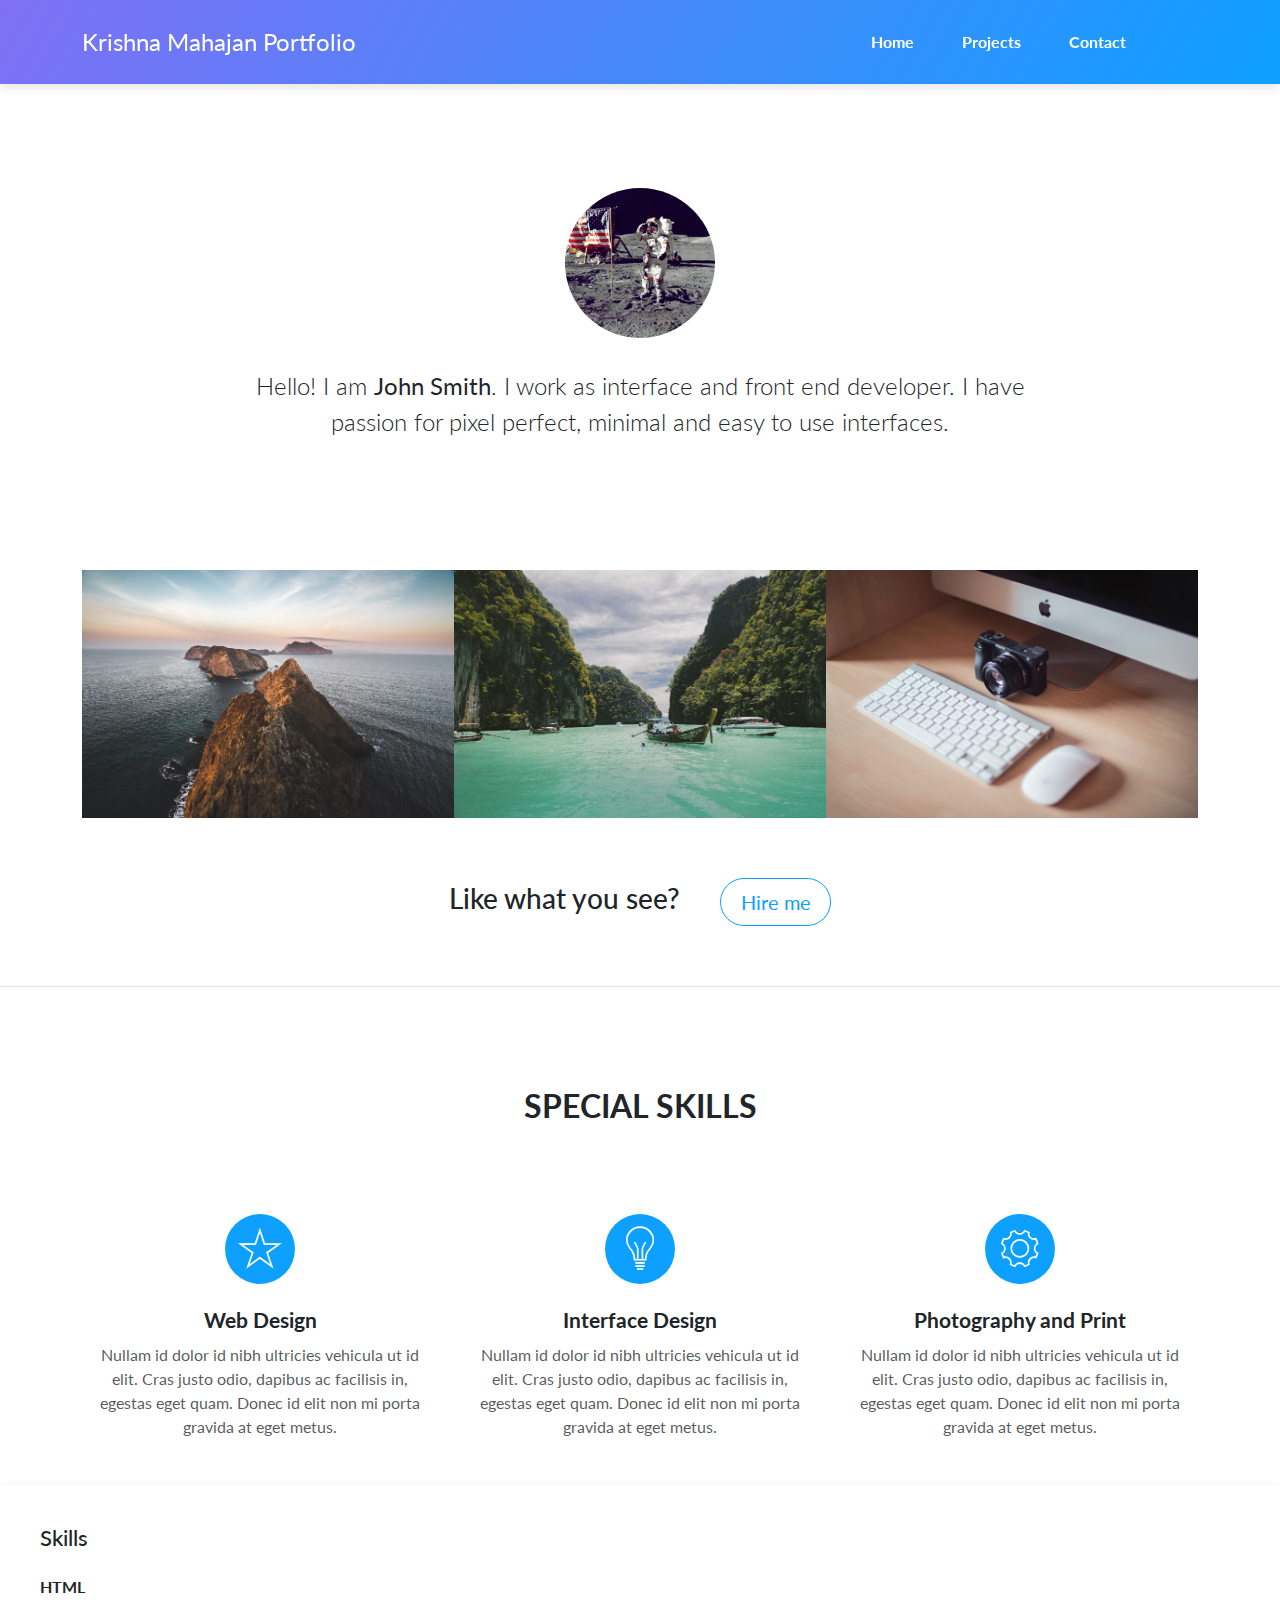
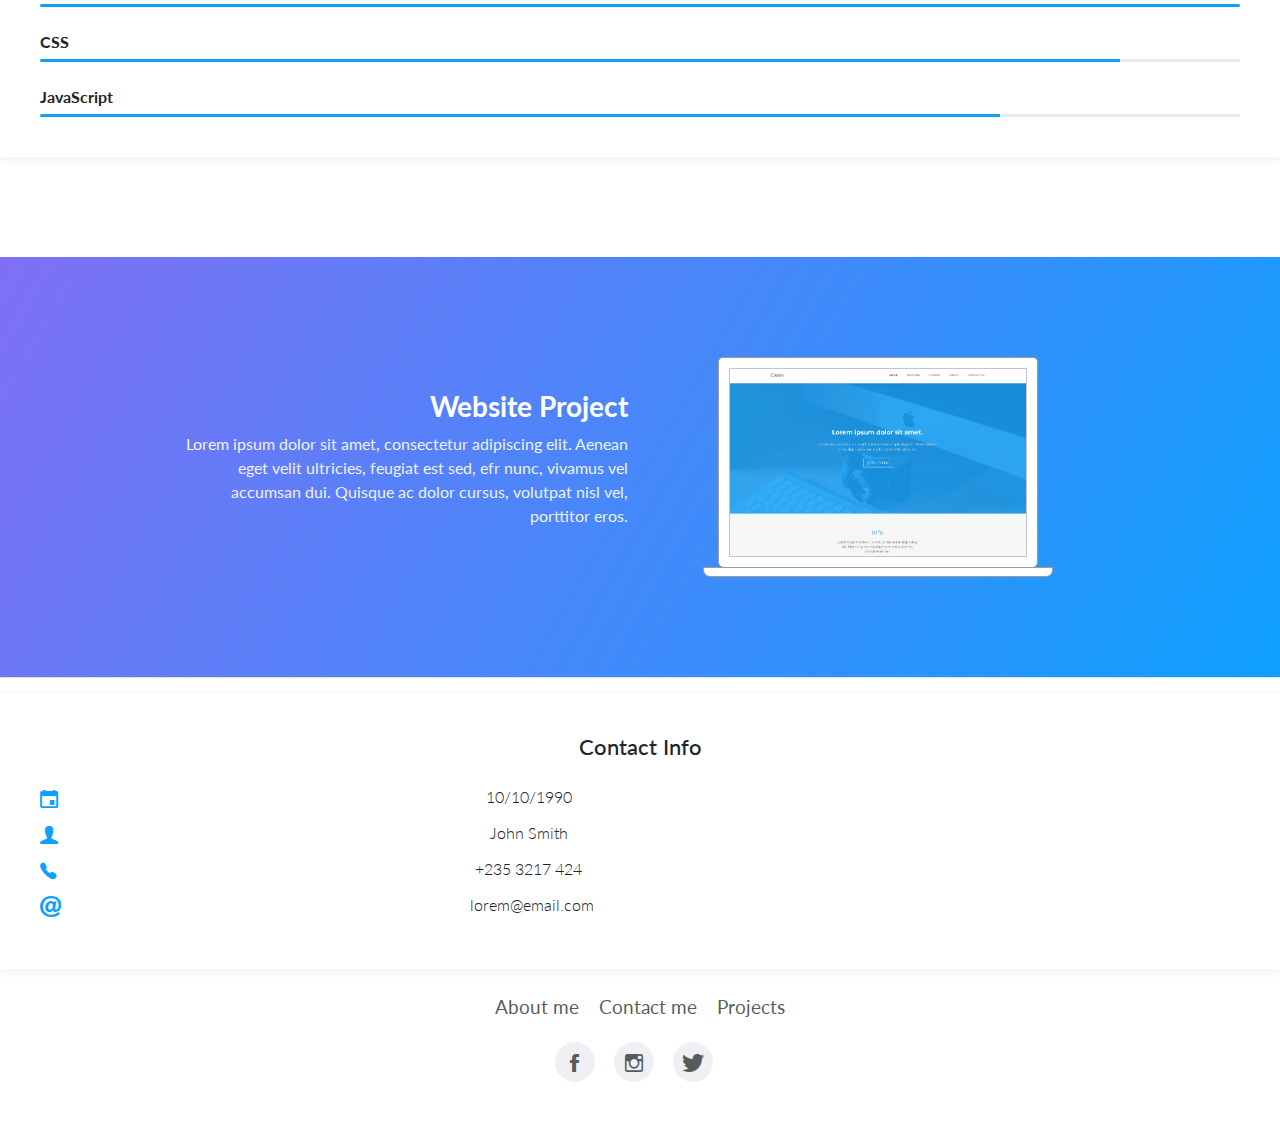
<file: index.html>
<!DOCTYPE html>
<html data-bs-theme="light">

<head>
    <meta charset="utf-8">
    <meta name="viewport" content="width=device-width, initial-scale=1.0, shrink-to-fit=no">
    <title>Home - Krishna Mahajan Portfolio</title>
    <meta name="description" content="I am a passionate frontend web developer with expertise in HTML, CSS, JavaScript, and React. I leverage tools like Bootstrap Studio to create responsive and visually appealing web applications. Additionally, I specialize in utilizing AI and prompt engineering to enhance coding efficiency and overall productivity. My approach combines technical skills with innovative solutions, ensuring the delivery of high-quality, user-centric web experiences.">
    <link rel="stylesheet" href="assets/bootstrap/css/bootstrap.min.css">
    <link rel="stylesheet" href="https://fonts.googleapis.com/css?family=Lato:300,400,700&amp;display=swap">
    <link rel="stylesheet" href="assets/fonts/ionicons.min.css">
    <link rel="stylesheet" href="assets/css/bs-theme-overrides.css">
    <link rel="stylesheet" href="assets/css/pikaday.min.css">
</head>

<body>
    <nav class="navbar navbar-expand-lg fixed-top portfolio-navbar gradient navbar-dark">
        <div class="container"><a class="navbar-brand logo" href="#">Krishna Mahajan Portfolio</a><button data-bs-toggle="collapse" class="navbar-toggler" data-bs-target="#navbarNav"><span class="visually-hidden">Toggle navigation</span><span class="navbar-toggler-icon"></span></button>
            <div class="collapse navbar-collapse" id="navbarNav">
                <ul class="navbar-nav ms-auto">
                    <li class="nav-item"><a class="nav-link active" href="index.html">Home</a></li>
                    <li class="nav-item"><a class="nav-link" href="projects-grid-cards.html">Projects</a></li>
                    <li class="nav-item"><a class="nav-link" href="contact.html">Contact</a></li>
                    <li class="nav-item"></li>
                </ul>
            </div>
        </div>
    </nav>
    <main class="page">
        <section class="portfolio-block block-intro">
            <div class="container">
                <div class="avatar" style="background-image:url(&quot;assets/img/avatars/avatar.jpg&quot;);"></div>
                <div class="about-me">
                    <p>Hello! I am <strong>John Smith</strong>. I work as interface and front end developer. I have passion for pixel perfect, minimal and easy to use interfaces.</p>
                </div>
            </div>
        </section>
        <section class="portfolio-block photography">
            <div class="container">
                <div class="row g-0">
                    <div class="col-md-6 col-lg-4 item zoom-on-hover"><a href="#"><img class="img-fluid image" src="assets/img/nature/image5.jpg"></a></div>
                    <div class="col-md-6 col-lg-4 item zoom-on-hover"><a href="#"><img class="img-fluid image" src="assets/img/nature/image2.jpg"></a></div>
                    <div class="col-md-6 col-lg-4 item zoom-on-hover"><a href="#"><img class="img-fluid image" src="assets/img/tech/image4.jpg"></a></div>
                </div>
            </div>
        </section>
        <section class="portfolio-block call-to-action border-bottom">
            <div class="container">
                <div class="d-flex justify-content-center align-items-center content">
                    <h3>Like what you see?</h3><button class="btn btn-outline-primary btn-lg" type="button">Hire me</button>
                </div>
            </div>
        </section>
        <section class="portfolio-block skills">
            <div class="container">
                <div class="heading">
                    <h2>Special Skills</h2>
                </div>
                <div class="row">
                    <div class="col-md-4">
                        <div class="card special-skill-item border-0">
                            <div class="card-header bg-transparent border-0"><i class="icon ion-ios-star-outline"></i></div>
                            <div class="card-body">
                                <h3 class="card-title">Web Design</h3>
                                <p class="card-text">Nullam id dolor id nibh ultricies vehicula ut id elit. Cras justo odio, dapibus ac facilisis in, egestas eget quam. Donec id elit non mi porta gravida at eget metus.</p>
                            </div>
                        </div>
                    </div>
                    <div class="col-md-4">
                        <div class="card special-skill-item border-0">
                            <div class="card-header bg-transparent border-0"><i class="icon ion-ios-lightbulb-outline"></i></div>
                            <div class="card-body">
                                <h3 class="card-title">Interface Design</h3>
                                <p class="card-text">Nullam id dolor id nibh ultricies vehicula ut id elit. Cras justo odio, dapibus ac facilisis in, egestas eget quam. Donec id elit non mi porta gravida at eget metus.</p>
                            </div>
                        </div>
                    </div>
                    <div class="col-md-4">
                        <div class="card special-skill-item border-0">
                            <div class="card-header bg-transparent border-0"><i class="icon ion-ios-gear-outline"></i></div>
                            <div class="card-body">
                                <h3 class="card-title">Photography and Print</h3>
                                <p class="card-text">Nullam id dolor id nibh ultricies vehicula ut id elit. Cras justo odio, dapibus ac facilisis in, egestas eget quam. Donec id elit non mi porta gravida at eget metus.</p>
                            </div>
                        </div>
                    </div>
                </div>
            </div>
            <div class="skills portfolio-info-card">
                <h2>Skills</h2>
                <h3>HTML</h3>
                <div class="progress">
                    <div class="progress-bar" aria-valuenow="100" aria-valuemin="0" aria-valuemax="100" style="width: 100%;"><span class="visually-hidden">100%</span></div>
                </div>
                <h3>CSS</h3>
                <div class="progress">
                    <div class="progress-bar" aria-valuenow="90" aria-valuemin="0" aria-valuemax="100" style="width: 90%;"><span class="visually-hidden">90%</span></div>
                </div>
                <h3>JavaScript</h3>
                <div class="progress">
                    <div class="progress-bar" aria-valuenow="80" aria-valuemin="0" aria-valuemax="100" style="width: 80%;"><span class="visually-hidden">80%</span></div>
                </div>
            </div>
        </section>
    </main>
    <section class="portfolio-block website gradient">
        <div class="container">
            <div class="row align-items-center">
                <div class="col-md-12 col-lg-5 offset-lg-1 text">
                    <h3>Website Project</h3>
                    <p>Lorem ipsum dolor sit amet, consectetur adipiscing elit. Aenean eget velit ultricies, feugiat est sed, efr nunc, vivamus vel accumsan dui. Quisque ac dolor cursus, volutpat nisl vel, porttitor eros.</p>
                </div>
                <div class="col-md-12 col-lg-5">
                    <div class="portfolio-laptop-mockup">
                        <div class="screen">
                            <div class="screen-content" style="background-image:url(&quot;assets/img/tech/image6.png&quot;);"></div>
                        </div>
                        <div class="keyboard"></div>
                    </div>
                </div>
            </div>
        </div>
    </section>
    <footer class="page-footer py-3 border-top">
        <div class="contact-info portfolio-info-card">
            <h2>Contact Info</h2>
            <div class="row">
                <div class="col-auto"><i class="icon ion-android-calendar icon"></i></div>
                <div class="col-9"><span>10/10/1990</span></div>
            </div>
            <div class="row">
                <div class="col-auto"><i class="icon ion-person icon"></i></div>
                <div class="col-9"><span>John Smith</span></div>
            </div>
            <div class="row">
                <div class="col-auto"><i class="icon ion-ios-telephone icon"></i></div>
                <div class="col-9"><span>+235 3217 424</span></div>
            </div>
            <div class="row">
                <div class="col-auto"><i class="icon ion-at icon"></i></div>
                <div class="col-9"><span>lorem@email.com</span></div>
            </div>
        </div>
        <div class="container my-4">
            <div class="links"><a href="#">About me</a><a href="#">Contact me</a><a href="#">Projects</a></div>
            <div class="social-icons"><a class="me-3" href="#"><i class="icon ion-social-facebook"></i></a><a class="me-3" href="#"><i class="icon ion-social-instagram-outline"></i></a><a class="me-3" href="#"><i class="icon ion-social-twitter"></i></a></div>
        </div>
    </footer>
    <script src="assets/bootstrap/js/bootstrap.min.js"></script>
    <script src="assets/js/pikaday.min.js"></script>
    <script src="assets/js/theme.js"></script>
</body>

</html>
</file>
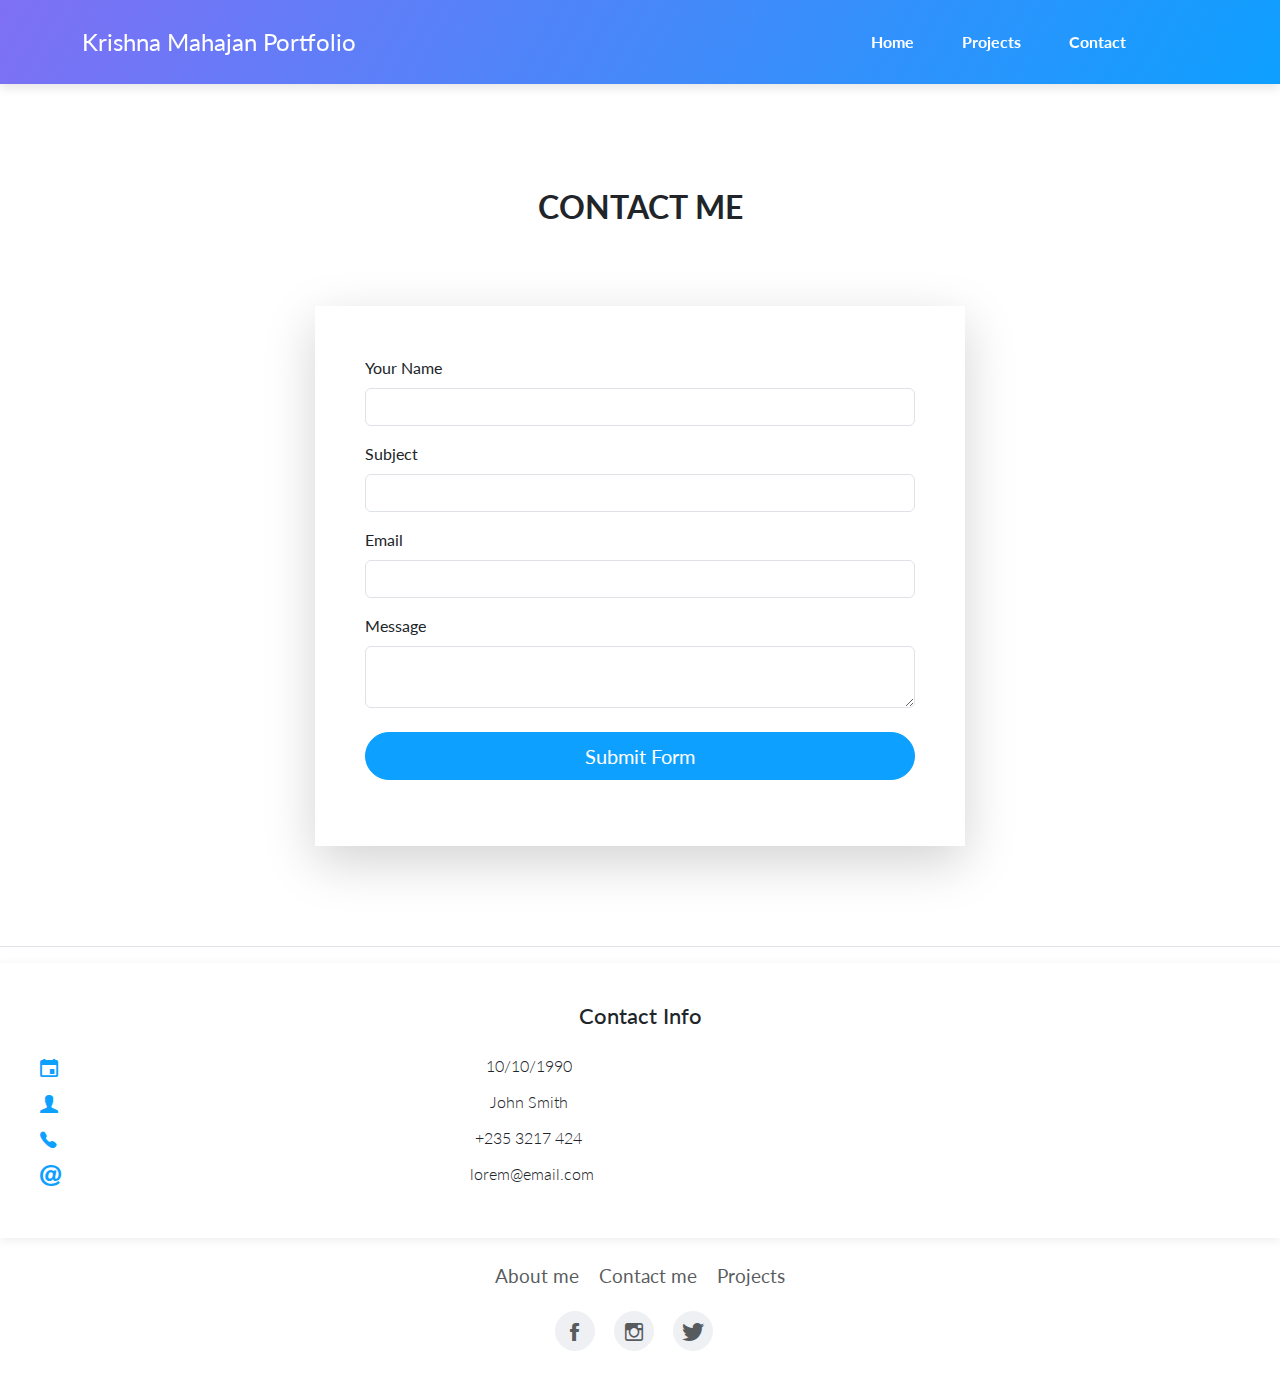
<file: contact.html>
<!DOCTYPE html>
<html data-bs-theme="light">
  <head>
    <meta charset="utf-8" />
    <meta
      name="viewport"
      content="width=device-width, initial-scale=1.0, shrink-to-fit=no"
    />
    <title>Contact - Krishna Mahajan Portfolio</title>
    <meta
      name="description"
      content="I am a passionate frontend web developer with expertise in HTML, CSS, JavaScript, and React. I leverage tools like Bootstrap Studio to create responsive and visually appealing web applications. Additionally, I specialize in utilizing AI and prompt engineering to enhance coding efficiency and overall productivity. My approach combines technical skills with innovative solutions, ensuring the delivery of high-quality, user-centric web experiences."
    />
    <link rel="stylesheet" href="assets/bootstrap/css/bootstrap.min.css" />
    <link
      rel="stylesheet"
      href="https://fonts.googleapis.com/css?family=Lato:300,400,700&amp;display=swap"
    />
    <link rel="stylesheet" href="assets/fonts/ionicons.min.css" />
    <link rel="stylesheet" href="assets/css/bs-theme-overrides.css" />
    <link rel="stylesheet" href="assets/css/pikaday.min.css" />
  </head>

  <body>
    <nav
      class="navbar navbar-expand-lg fixed-top portfolio-navbar gradient navbar-dark"
    >
      <div class="container">
        <a class="navbar-brand logo" href="#">Krishna Mahajan Portfolio</a
        ><button
          data-bs-toggle="collapse"
          class="navbar-toggler"
          data-bs-target="#navbarNav"
        >
          <span class="visually-hidden">Toggle navigation</span
          ><span class="navbar-toggler-icon"></span>
        </button>
        <div class="collapse navbar-collapse" id="navbarNav">
          <ul class="navbar-nav ms-auto">
            <li class="nav-item">
              <a class="nav-link" href="index.html">Home</a>
            </li>
            <li class="nav-item">
              <a class="nav-link" href="projects-grid-cards.html">Projects</a>
            </li>
            <li class="nav-item">
              <a class="nav-link active" href="contact.html">Contact</a>
            </li>
            <li class="nav-item"></li>
          </ul>
        </div>
      </div>
    </nav>
    <main class="page">
      <section class="portfolio-block">
        <div class="container">
          <div class="heading">
            <h2>Contact me</h2>
          </div>
          <form class="shadow-lg" data-bs-theme="light">
            <div class="mb-3">
              <label class="form-label" for="name">Your Name</label
              ><input class="form-control item" type="text" id="name" />
            </div>
            <div class="mb-3">
              <label class="form-label" for="subject">Subject</label
              ><input class="form-control item" type="text" id="subject" />
            </div>
            <div class="mb-3">
              <label class="form-label" for="email">Email</label
              ><input class="form-control item" type="email" id="email" />
            </div>
            <div class="mb-3">
              <label class="form-label" for="message">Message</label
              ><textarea class="form-control item" id="message"></textarea>
            </div>
            <div class="mb-3 mt-4">
              <button
                class="btn btn-primary btn-lg d-block w-100"
                type="submit"
              >
                Submit Form
              </button>
            </div>
          </form>
        </div>
      </section>
    </main>
    <footer class="page-footer py-3 border-top">
      <div class="contact-info portfolio-info-card">
        <h2>Contact Info</h2>
        <div class="row">
          <div class="col-auto">
            <i class="icon ion-android-calendar icon"></i>
          </div>
          <div class="col-9"><span>10/10/1990</span></div>
        </div>
        <div class="row">
          <div class="col-auto"><i class="icon ion-person icon"></i></div>
          <div class="col-9"><span>John Smith</span></div>
        </div>
        <div class="row">
          <div class="col-auto">
            <i class="icon ion-ios-telephone icon"></i>
          </div>
          <div class="col-9"><span>+235 3217 424</span></div>
        </div>
        <div class="row">
          <div class="col-auto"><i class="icon ion-at icon"></i></div>
          <div class="col-9"><span>lorem@email.com</span></div>
        </div>
      </div>
      <div class="container my-4">
        <div class="links">
          <a href="#">About me</a><a href="#">Contact me</a
          ><a href="#">Projects</a>
        </div>
        <div class="social-icons">
          <a class="me-3" href="#"><i class="icon ion-social-facebook"></i></a
          ><a class="me-3" href="#"
            ><i class="icon ion-social-instagram-outline"></i></a
          ><a class="me-3" href="#"><i class="icon ion-social-twitter"></i></a>
        </div>
      </div>
    </footer>
    <script src="assets/bootstrap/js/bootstrap.min.js"></script>
    <script src="assets/js/pikaday.min.js"></script>
    <script src="assets/js/theme.js"></script>
  </body>
</html>
</file>
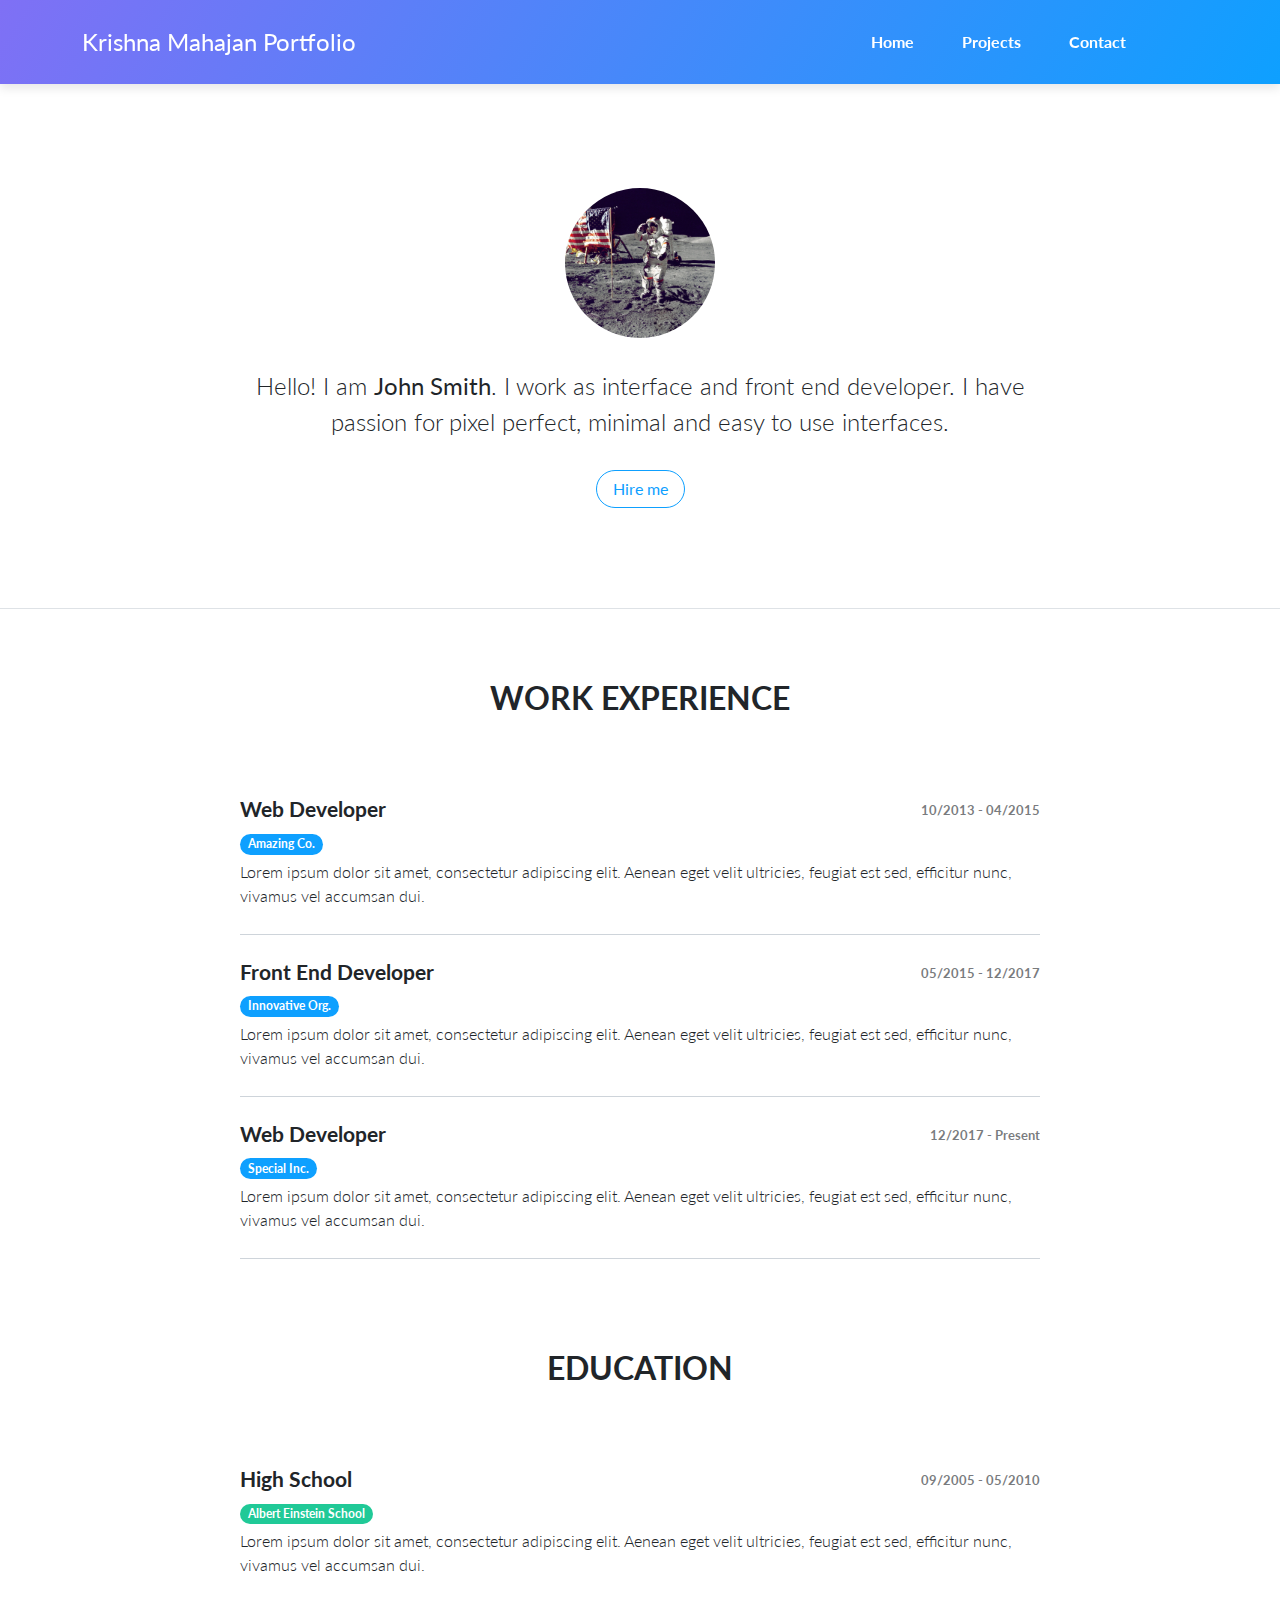
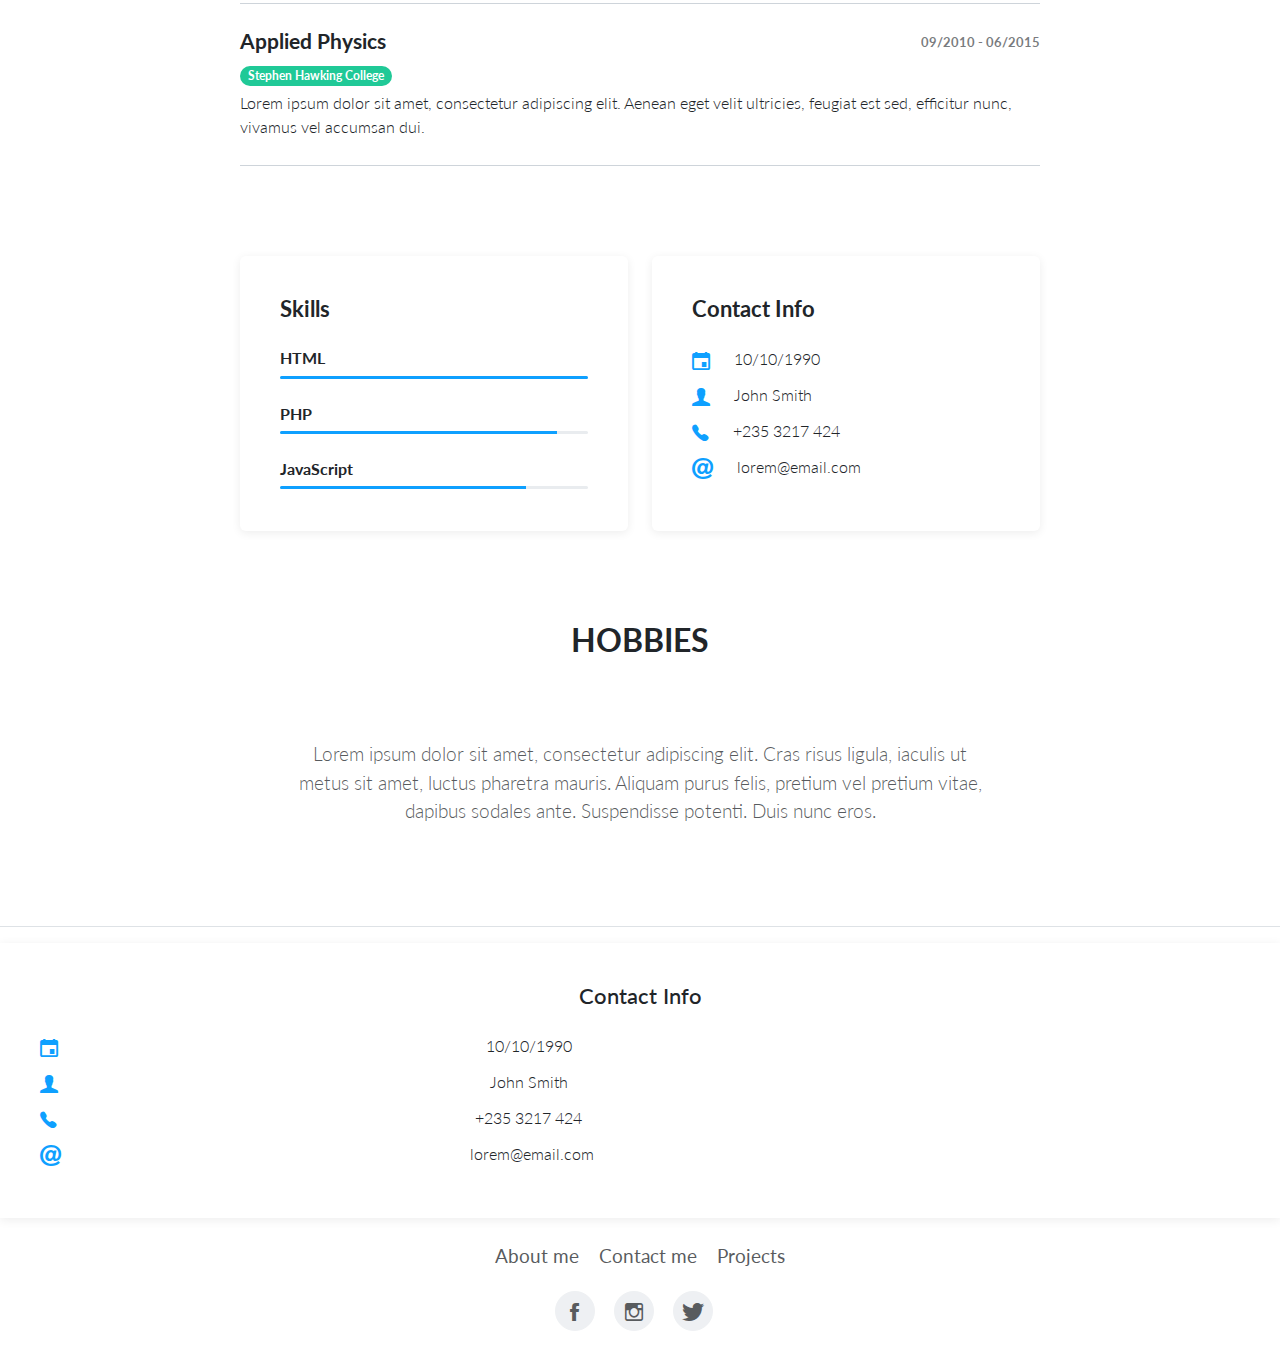
<file: cv.html>
<!DOCTYPE html>
<html data-bs-theme="light">

<head>
    <meta charset="utf-8">
    <meta name="viewport" content="width=device-width, initial-scale=1.0, shrink-to-fit=no">
    <title>CV - Krishna Mahajan Portfolio</title>
    <meta name="description" content="I am a passionate frontend web developer with expertise in HTML, CSS, JavaScript, and React. I leverage tools like Bootstrap Studio to create responsive and visually appealing web applications. Additionally, I specialize in utilizing AI and prompt engineering to enhance coding efficiency and overall productivity. My approach combines technical skills with innovative solutions, ensuring the delivery of high-quality, user-centric web experiences.">
    <link rel="stylesheet" href="assets/bootstrap/css/bootstrap.min.css">
    <link rel="stylesheet" href="https://fonts.googleapis.com/css?family=Lato:300,400,700&amp;display=swap">
    <link rel="stylesheet" href="assets/fonts/ionicons.min.css">
    <link rel="stylesheet" href="assets/css/bs-theme-overrides.css">
    <link rel="stylesheet" href="assets/css/pikaday.min.css">
</head>

<body>
    <nav class="navbar navbar-expand-lg fixed-top portfolio-navbar gradient navbar-dark">
        <div class="container"><a class="navbar-brand logo" href="#">Krishna Mahajan Portfolio</a><button data-bs-toggle="collapse" class="navbar-toggler" data-bs-target="#navbarNav"><span class="visually-hidden">Toggle navigation</span><span class="navbar-toggler-icon"></span></button>
            <div class="collapse navbar-collapse" id="navbarNav">
                <ul class="navbar-nav ms-auto">
                    <li class="nav-item"><a class="nav-link" href="index.html">Home</a></li>
                    <li class="nav-item"><a class="nav-link" href="projects-grid-cards.html">Projects</a></li>
                    <li class="nav-item"><a class="nav-link" href="contact.html">Contact</a></li>
                    <li class="nav-item"></li>
                </ul>
            </div>
        </div>
    </nav>
    <main class="page">
        <section class="portfolio-block block-intro border-bottom">
            <div class="container">
                <div class="avatar" style="background-image:url(&quot;assets/img/avatars/avatar.jpg&quot;);"></div>
                <div class="about-me">
                    <p>Hello! I am <strong>John Smith</strong>. I work as interface and front end developer. I have passion for pixel perfect, minimal and easy to use interfaces.</p><a class="btn btn-outline-primary" role="button" href="#">Hire me</a>
                </div>
            </div>
        </section>
        <section class="portfolio-block cv">
            <div class="container">
                <div class="work-experience group">
                    <div class="heading">
                        <h2 class="text-center">Work Experience</h2>
                    </div>
                    <div class="item">
                        <div class="row">
                            <div class="col-md-6">
                                <h3>Web Developer</h3><span class="badge rounded-pill bg-primary">Amazing Co.</span>
                            </div>
                            <div class="col-md-6"><span class="text-muted period">10/2013 - 04/2015</span></div>
                        </div>
                        <p>Lorem ipsum dolor sit amet, consectetur adipiscing elit. Aenean eget velit ultricies, feugiat est sed, efficitur nunc, vivamus vel accumsan dui.</p>
                    </div>
                    <div class="item">
                        <div class="row">
                            <div class="col-6">
                                <h3>Front End Developer</h3><span class="badge rounded-pill bg-primary">Innovative&nbsp;Org.</span>
                            </div>
                            <div class="col-md-6"><span class="text-muted period">05/2015 - 12/2017</span></div>
                        </div>
                        <p>Lorem ipsum dolor sit amet, consectetur adipiscing elit. Aenean eget velit ultricies, feugiat est sed, efficitur nunc, vivamus vel accumsan dui.</p>
                    </div>
                    <div class="item">
                        <div class="row">
                            <div class="col-md-6">
                                <h3>Web Developer</h3><span class="badge rounded-pill bg-primary">Special&nbsp;Inc.</span>
                            </div>
                            <div class="col-md-6"><span class="text-muted period">12/2017 - Present</span></div>
                        </div>
                        <p>Lorem ipsum dolor sit amet, consectetur adipiscing elit. Aenean eget velit ultricies, feugiat est sed, efficitur nunc, vivamus vel accumsan dui.</p>
                    </div>
                </div>
                <div class="education group">
                    <div class="heading">
                        <h2 class="text-center">Education</h2>
                    </div>
                    <div class="item">
                        <div class="row">
                            <div class="col-md-6">
                                <h3>High School</h3><span class="badge rounded-pill bg-success">Albert Einstein School</span>
                            </div>
                            <div class="col-6"><span class="text-muted period">09/2005 - 05/2010</span></div>
                        </div>
                        <p>Lorem ipsum dolor sit amet, consectetur adipiscing elit. Aenean eget velit ultricies, feugiat est sed, efficitur nunc, vivamus vel accumsan dui.</p>
                    </div>
                    <div class="item">
                        <div class="row">
                            <div class="col-md-6">
                                <h3>Applied Physics</h3><span class="badge rounded-pill bg-success">Stephen Hawking College</span>
                            </div>
                            <div class="col-md-6"><span class="text-muted period">09/2010 - 06/2015</span></div>
                        </div>
                        <p>Lorem ipsum dolor sit amet, consectetur adipiscing elit. Aenean eget velit ultricies, feugiat est sed, efficitur nunc, vivamus vel accumsan dui.</p>
                    </div>
                </div>
                <div class="group">
                    <div class="row">
                        <div class="col-md-6">
                            <div class="border rounded border-0 skills portfolio-info-card">
                                <h2>Skills</h2>
                                <h3>HTML</h3>
                                <div class="progress">
                                    <div class="progress-bar" aria-valuenow="100" aria-valuemin="0" aria-valuemax="100" style="width: 100%;"><span class="visually-hidden">100%</span></div>
                                </div>
                                <h3>PHP</h3>
                                <div class="progress">
                                    <div class="progress-bar" aria-valuenow="90" aria-valuemin="0" aria-valuemax="100" style="width: 90%;"><span class="visually-hidden">90%</span></div>
                                </div>
                                <h3>JavaScript</h3>
                                <div class="progress">
                                    <div class="progress-bar" aria-valuenow="80" aria-valuemin="0" aria-valuemax="100" style="width: 80%;"><span class="visually-hidden">80%</span></div>
                                </div>
                            </div>
                        </div>
                        <div class="col-md-6">
                            <div class="border rounded border-0 contact-info portfolio-info-card">
                                <h2>Contact Info</h2>
                                <div class="row">
                                    <div class="col-auto"><i class="icon ion-android-calendar icon"></i></div>
                                    <div class="col-9"><span>10/10/1990</span></div>
                                </div>
                                <div class="row">
                                    <div class="col-auto"><i class="icon ion-person icon"></i></div>
                                    <div class="col-9"><span>John Smith</span></div>
                                </div>
                                <div class="row">
                                    <div class="col-auto"><i class="icon ion-ios-telephone icon"></i></div>
                                    <div class="col-9"><span>+235 3217 424</span></div>
                                </div>
                                <div class="row">
                                    <div class="col-auto"><i class="icon ion-at icon"></i></div>
                                    <div class="col-9"><span>lorem@email.com</span></div>
                                </div>
                            </div>
                        </div>
                    </div>
                </div>
                <div class="hobbies group">
                    <div class="heading">
                        <h2 class="text-center">Hobbies</h2>
                    </div>
                    <p class="text-center text-muted">Lorem ipsum dolor sit amet, consectetur adipiscing elit. Cras risus ligula, iaculis ut metus sit amet, luctus pharetra mauris. Aliquam purus felis, pretium vel pretium vitae, dapibus sodales ante. Suspendisse potenti. Duis nunc eros.</p>
                </div>
            </div>
        </section>
    </main>
    <footer class="page-footer py-3 border-top">
        <div class="contact-info portfolio-info-card">
            <h2>Contact Info</h2>
            <div class="row">
                <div class="col-auto"><i class="icon ion-android-calendar icon"></i></div>
                <div class="col-9"><span>10/10/1990</span></div>
            </div>
            <div class="row">
                <div class="col-auto"><i class="icon ion-person icon"></i></div>
                <div class="col-9"><span>John Smith</span></div>
            </div>
            <div class="row">
                <div class="col-auto"><i class="icon ion-ios-telephone icon"></i></div>
                <div class="col-9"><span>+235 3217 424</span></div>
            </div>
            <div class="row">
                <div class="col-auto"><i class="icon ion-at icon"></i></div>
                <div class="col-9"><span>lorem@email.com</span></div>
            </div>
        </div>
        <div class="container my-4">
            <div class="links"><a href="#">About me</a><a href="#">Contact me</a><a href="#">Projects</a></div>
            <div class="social-icons"><a class="me-3" href="#"><i class="icon ion-social-facebook"></i></a><a class="me-3" href="#"><i class="icon ion-social-instagram-outline"></i></a><a class="me-3" href="#"><i class="icon ion-social-twitter"></i></a></div>
        </div>
    </footer>
    <script src="assets/bootstrap/js/bootstrap.min.js"></script>
    <script src="assets/js/pikaday.min.js"></script>
    <script src="assets/js/theme.js"></script>
</body>

</html>
</file>
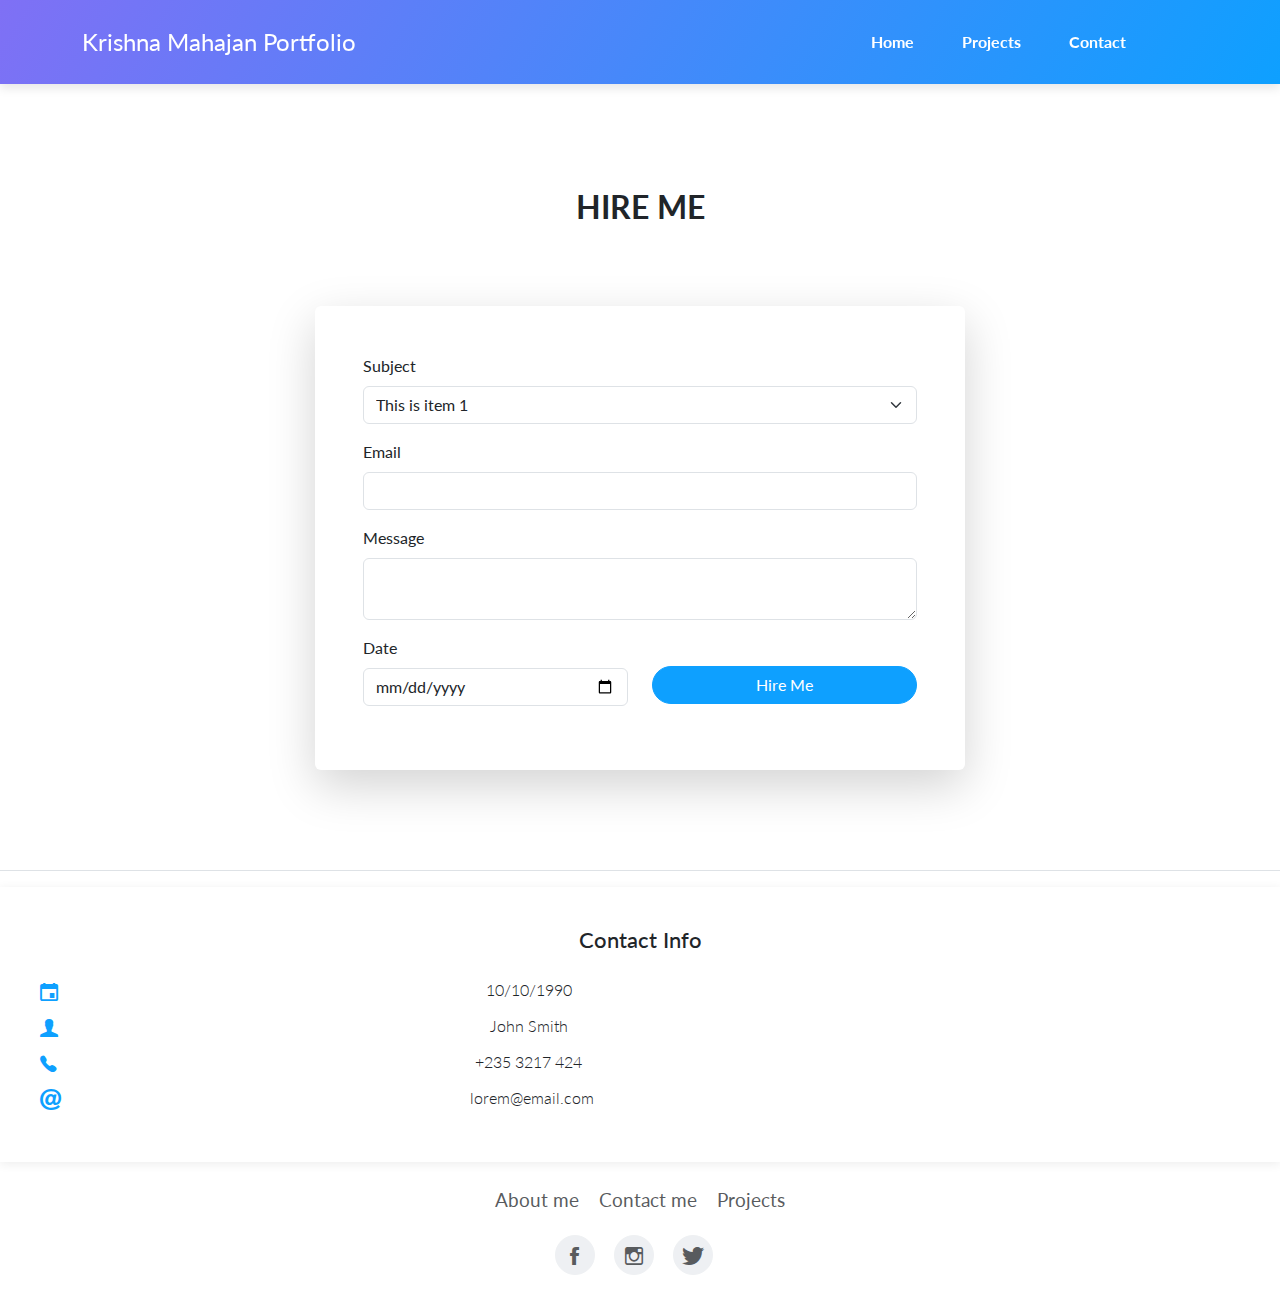
<file: hire-me.html>
<!DOCTYPE html>
<html data-bs-theme="light">

<head>
    <meta charset="utf-8">
    <meta name="viewport" content="width=device-width, initial-scale=1.0, shrink-to-fit=no">
    <title>Hire me - Krishna Mahajan Portfolio</title>
    <meta name="description" content="I am a passionate frontend web developer with expertise in HTML, CSS, JavaScript, and React. I leverage tools like Bootstrap Studio to create responsive and visually appealing web applications. Additionally, I specialize in utilizing AI and prompt engineering to enhance coding efficiency and overall productivity. My approach combines technical skills with innovative solutions, ensuring the delivery of high-quality, user-centric web experiences.">
    <link rel="stylesheet" href="assets/bootstrap/css/bootstrap.min.css">
    <link rel="stylesheet" href="https://fonts.googleapis.com/css?family=Lato:300,400,700&amp;display=swap">
    <link rel="stylesheet" href="assets/fonts/ionicons.min.css">
    <link rel="stylesheet" href="assets/css/bs-theme-overrides.css">
    <link rel="stylesheet" href="assets/css/pikaday.min.css">
</head>

<body>
    <nav class="navbar navbar-expand-lg fixed-top portfolio-navbar gradient navbar-dark">
        <div class="container"><a class="navbar-brand logo" href="#">Krishna Mahajan Portfolio</a><button data-bs-toggle="collapse" class="navbar-toggler" data-bs-target="#navbarNav"><span class="visually-hidden">Toggle navigation</span><span class="navbar-toggler-icon"></span></button>
            <div class="collapse navbar-collapse" id="navbarNav">
                <ul class="navbar-nav ms-auto">
                    <li class="nav-item"><a class="nav-link" href="index.html">Home</a></li>
                    <li class="nav-item"><a class="nav-link" href="projects-grid-cards.html">Projects</a></li>
                    <li class="nav-item"><a class="nav-link" href="contact.html">Contact</a></li>
                    <li class="nav-item"></li>
                </ul>
            </div>
        </div>
    </nav>
    <main class="page">
        <section class="portfolio-block hire-me">
            <div class="container">
                <div class="heading">
                    <h2>Hire Me</h2>
                </div>
                <form class="border rounded border-0 shadow-lg p-3 p-md-5" data-bs-theme="light">
                    <div class="mb-3"><label class="form-label" for="subject">Subject</label><select class="form-select" id="subject">
                            <optgroup label="This is a group">
                                <option value="12" selected="">This is item 1</option>
                                <option value="13">This is item 2</option>
                                <option value="14">This is item 3</option>
                            </optgroup>
                        </select></div>
                    <div class="mb-3"><label class="form-label" for="email">Email</label><input class="form-control" type="email" id="email"></div>
                    <div class="mb-3"><label class="form-label" for="message">Message</label><textarea class="form-control" id="message"></textarea></div>
                    <div class="mb-3">
                        <div class="row">
                            <div class="col-md-6"><label class="form-label" for="hire-date">Date</label><input class="form-control" id="hire-date" type="date"></div>
                            <div class="col-md-6 button"><button class="btn btn-primary d-block w-100" type="submit">Hire Me</button></div>
                        </div>
                    </div>
                </form>
            </div>
        </section>
    </main>
    <footer class="page-footer py-3 border-top">
        <div class="contact-info portfolio-info-card">
            <h2>Contact Info</h2>
            <div class="row">
                <div class="col-auto"><i class="icon ion-android-calendar icon"></i></div>
                <div class="col-9"><span>10/10/1990</span></div>
            </div>
            <div class="row">
                <div class="col-auto"><i class="icon ion-person icon"></i></div>
                <div class="col-9"><span>John Smith</span></div>
            </div>
            <div class="row">
                <div class="col-auto"><i class="icon ion-ios-telephone icon"></i></div>
                <div class="col-9"><span>+235 3217 424</span></div>
            </div>
            <div class="row">
                <div class="col-auto"><i class="icon ion-at icon"></i></div>
                <div class="col-9"><span>lorem@email.com</span></div>
            </div>
        </div>
        <div class="container my-4">
            <div class="links"><a href="#">About me</a><a href="#">Contact me</a><a href="#">Projects</a></div>
            <div class="social-icons"><a class="me-3" href="#"><i class="icon ion-social-facebook"></i></a><a class="me-3" href="#"><i class="icon ion-social-instagram-outline"></i></a><a class="me-3" href="#"><i class="icon ion-social-twitter"></i></a></div>
        </div>
    </footer>
    <script src="assets/bootstrap/js/bootstrap.min.js"></script>
    <script src="assets/js/pikaday.min.js"></script>
    <script src="assets/js/theme.js"></script>
</body>

</html>
</file>
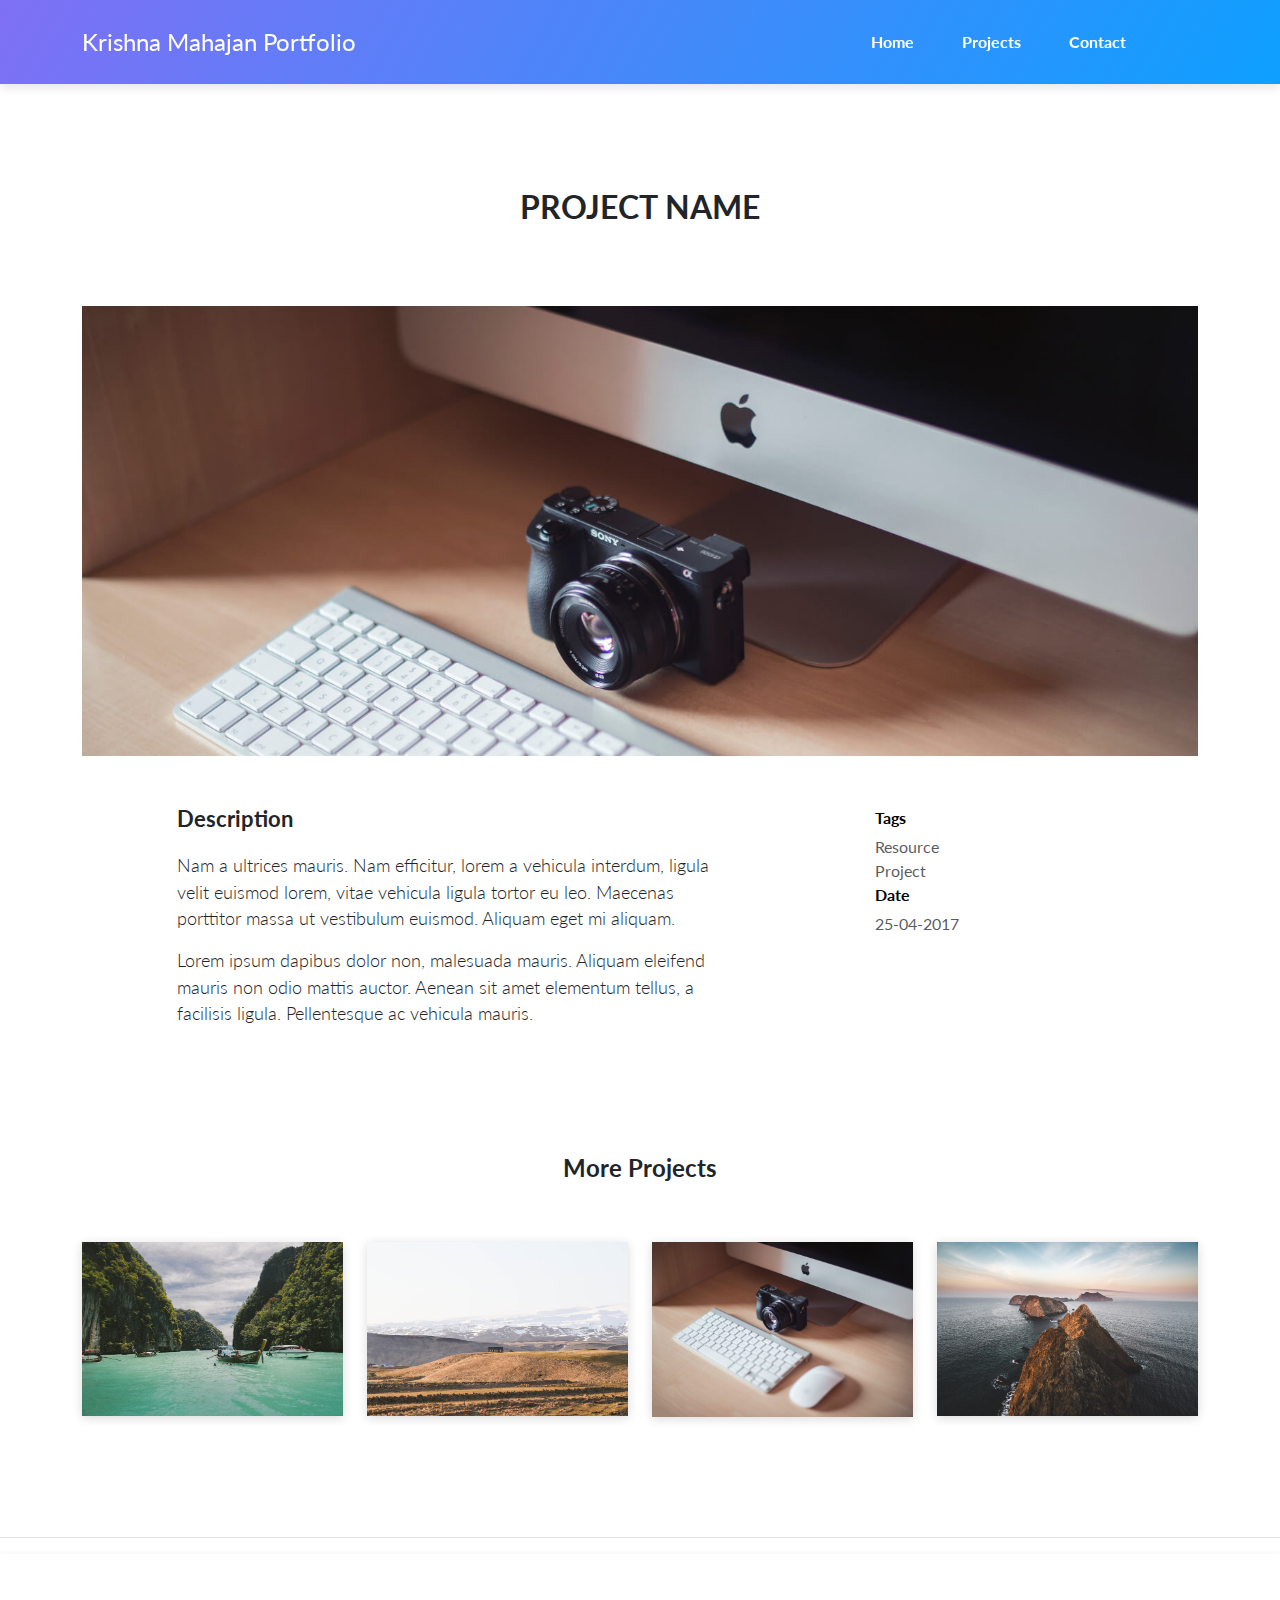
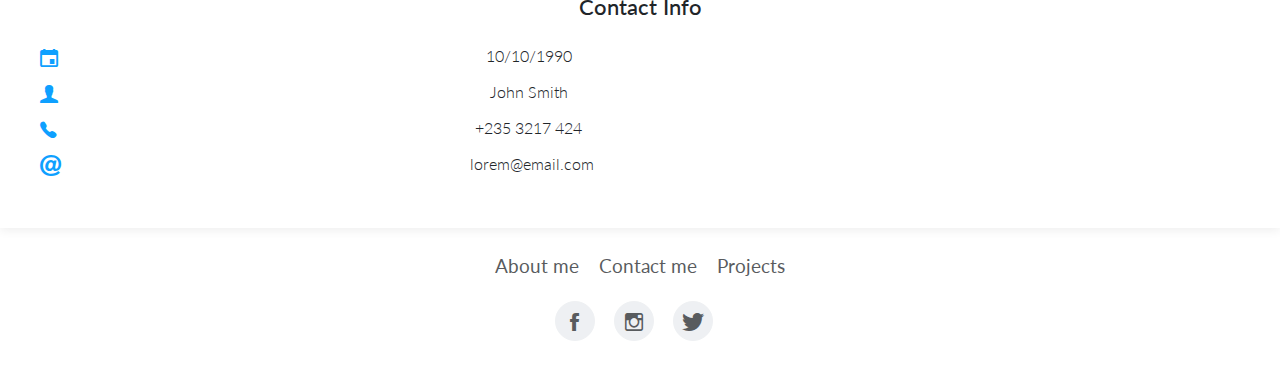
<file: project-page.html>
<!DOCTYPE html>
<html data-bs-theme="light">

<head>
    <meta charset="utf-8">
    <meta name="viewport" content="width=device-width, initial-scale=1.0, shrink-to-fit=no">
    <title>Project Page - Krishna Mahajan Portfolio</title>
    <meta name="description" content="I am a passionate frontend web developer with expertise in HTML, CSS, JavaScript, and React. I leverage tools like Bootstrap Studio to create responsive and visually appealing web applications. Additionally, I specialize in utilizing AI and prompt engineering to enhance coding efficiency and overall productivity. My approach combines technical skills with innovative solutions, ensuring the delivery of high-quality, user-centric web experiences.">
    <link rel="stylesheet" href="assets/bootstrap/css/bootstrap.min.css">
    <link rel="stylesheet" href="https://fonts.googleapis.com/css?family=Lato:300,400,700&amp;display=swap">
    <link rel="stylesheet" href="assets/fonts/ionicons.min.css">
    <link rel="stylesheet" href="assets/css/bs-theme-overrides.css">
    <link rel="stylesheet" href="assets/css/pikaday.min.css">
</head>

<body>
    <nav class="navbar navbar-expand-lg fixed-top portfolio-navbar gradient navbar-dark">
        <div class="container"><a class="navbar-brand logo" href="#">Krishna Mahajan Portfolio</a><button data-bs-toggle="collapse" class="navbar-toggler" data-bs-target="#navbarNav"><span class="visually-hidden">Toggle navigation</span><span class="navbar-toggler-icon"></span></button>
            <div class="collapse navbar-collapse" id="navbarNav">
                <ul class="navbar-nav ms-auto">
                    <li class="nav-item"><a class="nav-link" href="index.html">Home</a></li>
                    <li class="nav-item"><a class="nav-link" href="projects-grid-cards.html">Projects</a></li>
                    <li class="nav-item"><a class="nav-link" href="contact.html">Contact</a></li>
                    <li class="nav-item"></li>
                </ul>
            </div>
        </div>
    </nav>
    <main class="page">
        <section class="portfolio-block project">
            <div class="container">
                <div class="heading">
                    <h2>project name</h2>
                </div>
                <div class="image" style="background-image:url(&quot;assets/img/tech/image4.jpg&quot;);"></div>
                <div class="row">
                    <div class="col-12 col-md-6 offset-md-1 info">
                        <h3>Description</h3>
                        <p>Nam a ultrices mauris. Nam efficitur, lorem a vehicula interdum, ligula velit euismod lorem, vitae vehicula ligula tortor eu leo. Maecenas porttitor massa ut vestibulum euismod. Aliquam eget mi aliquam.</p>
                        <p>Lorem ipsum dapibus dolor non, malesuada mauris. Aliquam eleifend mauris non odio mattis auctor. Aenean sit amet elementum tellus, a facilisis ligula. Pellentesque ac vehicula mauris.</p>
                    </div>
                    <div class="col-12 col-md-3 offset-md-1 meta">
                        <div class="tags"><span class="meta-heading">Tags</span><a href="#">Resource</a><a href="#">Project</a><span class="meta-heading">Date</span><span>25-04-2017</span></div>
                    </div>
                </div>
                <div class="more-projects">
                    <h3 class="text-center">More Projects</h3>
                    <div class="row gallery">
                        <div class="col-md-4 col-lg-3">
                            <div class="item"><a href="#"><img class="img-fluid scale-on-hover" src="assets/img/nature/image2.jpg"></a></div>
                        </div>
                        <div class="col-md-4 col-lg-3">
                            <div class="item"><a href="#"><img class="img-fluid scale-on-hover" src="assets/img/nature/image3.jpg"></a></div>
                        </div>
                        <div class="col-md-4 col-lg-3">
                            <div class="item"><a href="#"><img class="img-fluid scale-on-hover" src="assets/img/tech/image4.jpg"></a></div>
                        </div>
                        <div class="col-md-4 col-lg-3">
                            <div class="item"><a href="#"><img class="img-fluid scale-on-hover" src="assets/img/nature/image5.jpg"></a></div>
                        </div>
                    </div>
                </div>
            </div>
        </section>
    </main>
    <footer class="page-footer py-3 border-top">
        <div class="contact-info portfolio-info-card">
            <h2>Contact Info</h2>
            <div class="row">
                <div class="col-auto"><i class="icon ion-android-calendar icon"></i></div>
                <div class="col-9"><span>10/10/1990</span></div>
            </div>
            <div class="row">
                <div class="col-auto"><i class="icon ion-person icon"></i></div>
                <div class="col-9"><span>John Smith</span></div>
            </div>
            <div class="row">
                <div class="col-auto"><i class="icon ion-ios-telephone icon"></i></div>
                <div class="col-9"><span>+235 3217 424</span></div>
            </div>
            <div class="row">
                <div class="col-auto"><i class="icon ion-at icon"></i></div>
                <div class="col-9"><span>lorem@email.com</span></div>
            </div>
        </div>
        <div class="container my-4">
            <div class="links"><a href="#">About me</a><a href="#">Contact me</a><a href="#">Projects</a></div>
            <div class="social-icons"><a class="me-3" href="#"><i class="icon ion-social-facebook"></i></a><a class="me-3" href="#"><i class="icon ion-social-instagram-outline"></i></a><a class="me-3" href="#"><i class="icon ion-social-twitter"></i></a></div>
        </div>
    </footer>
    <script src="assets/bootstrap/js/bootstrap.min.js"></script>
    <script src="assets/js/pikaday.min.js"></script>
    <script src="assets/js/theme.js"></script>
</body>

</html>
</file>
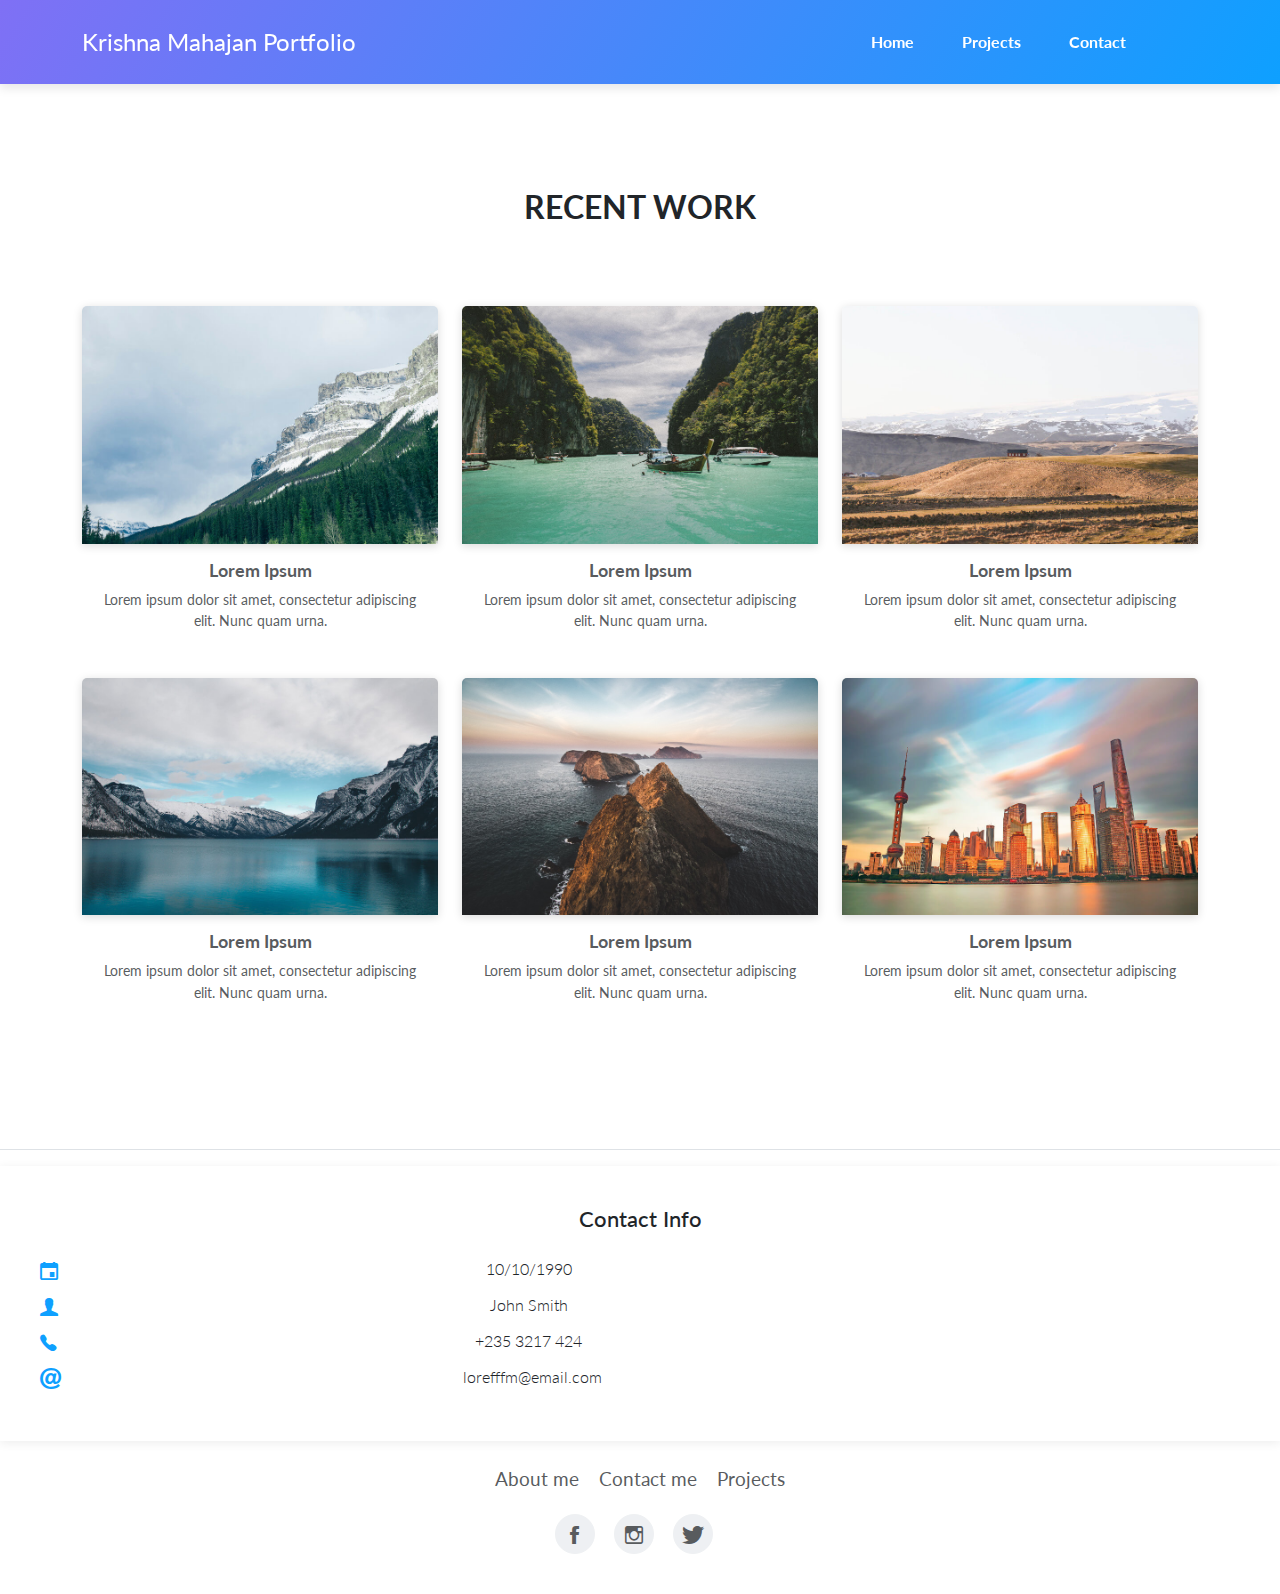
<file: projects-grid-cards.html>
<!DOCTYPE html>
<html data-bs-theme="light">

<head>
    <meta charset="utf-8">
    <meta name="viewport" content="width=device-width, initial-scale=1.0, shrink-to-fit=no">
    <title>Projects - Krishna Mahajan Portfolio</title>
    <meta name="description" content="I am a passionate frontend web developer with expertise in HTML, CSS, JavaScript, and React. I leverage tools like Bootstrap Studio to create responsive and visually appealing web applications. Additionally, I specialize in utilizing AI and prompt engineering to enhance coding efficiency and overall productivity. My approach combines technical skills with innovative solutions, ensuring the delivery of high-quality, user-centric web experiences.">
    <link rel="stylesheet" href="assets/bootstrap/css/bootstrap.min.css">
    <link rel="stylesheet" href="https://fonts.googleapis.com/css?family=Lato:300,400,700&amp;display=swap">
    <link rel="stylesheet" href="assets/fonts/ionicons.min.css">
    <link rel="stylesheet" href="assets/css/bs-theme-overrides.css">
    <link rel="stylesheet" href="assets/css/pikaday.min.css">
</head>

<body>
    <nav class="navbar navbar-expand-lg fixed-top portfolio-navbar gradient navbar-dark">
        <div class="container"><a class="navbar-brand logo" href="#">Krishna Mahajan Portfolio</a><button data-bs-toggle="collapse" class="navbar-toggler" data-bs-target="#navbarNav"><span class="visually-hidden">Toggle navigation</span><span class="navbar-toggler-icon"></span></button>
            <div class="collapse navbar-collapse" id="navbarNav">
                <ul class="navbar-nav ms-auto">
                    <li class="nav-item"><a class="nav-link" href="index.html">Home</a></li>
                    <li class="nav-item"><a class="nav-link active" href="projects-grid-cards.html">Projects</a></li>
                    <li class="nav-item"><a class="nav-link" href="contact.html">Contact</a></li>
                    <li class="nav-item"></li>
                </ul>
            </div>
        </div>
    </nav>
    <main class="page">
        <section class="portfolio-block projects-cards">
            <div class="container">
                <div class="heading">
                    <h2>Recent Work</h2>
                </div>
                <div class="row">
                    <div class="col-md-6 col-lg-4">
                        <div class="card border-0"><a href="#"><img class="card-img-top scale-on-hover" src="assets/img/nature/image1.jpg" alt="Card Image"></a>
                            <div class="card-body">
                                <h6><a href="#">Lorem Ipsum</a></h6>
                                <p class="text-muted card-text">Lorem ipsum dolor sit amet, consectetur adipiscing elit. Nunc quam urna.</p>
                            </div>
                        </div>
                    </div>
                    <div class="col-md-6 col-lg-4">
                        <div class="card border-0"><a href="#"><img class="card-img-top scale-on-hover" src="assets/img/nature/image2.jpg" alt="Card Image"></a>
                            <div class="card-body">
                                <h6><a href="#">Lorem Ipsum</a></h6>
                                <p class="text-muted card-text">Lorem ipsum dolor sit amet, consectetur adipiscing elit. Nunc quam urna.</p>
                            </div>
                        </div>
                    </div>
                    <div class="col-md-6 col-lg-4">
                        <div class="card border-0"><a href="#"><img class="card-img-top scale-on-hover" src="assets/img/nature/image3.jpg" alt="Card Image"></a>
                            <div class="card-body">
                                <h6><a href="#">Lorem Ipsum</a></h6>
                                <p class="text-muted card-text">Lorem ipsum dolor sit amet, consectetur adipiscing elit. Nunc quam urna.</p>
                            </div>
                        </div>
                    </div>
                    <div class="col-md-6 col-lg-4">
                        <div class="card border-0"><a href="#"><img class="card-img-top scale-on-hover" src="assets/img/nature/image4.jpg" alt="Card Image"></a>
                            <div class="card-body">
                                <h6><a href="#">Lorem Ipsum</a></h6>
                                <p class="text-muted card-text">Lorem ipsum dolor sit amet, consectetur adipiscing elit. Nunc quam urna.</p>
                            </div>
                        </div>
                    </div>
                    <div class="col-md-6 col-lg-4">
                        <div class="card border-0"><a href="#"><img class="card-img-top scale-on-hover" src="assets/img/nature/image5.jpg" alt="Card Image"></a>
                            <div class="card-body">
                                <h6><a href="#">Lorem Ipsum</a></h6>
                                <p class="text-muted card-text">Lorem ipsum dolor sit amet, consectetur adipiscing elit. Nunc quam urna.</p>
                            </div>
                        </div>
                    </div>
                    <div class="col-md-6 col-lg-4">
                        <div class="card border-0"><a href="#"><img class="card-img-top scale-on-hover" src="assets/img/nature/image6.jpg" alt="Card Image"></a>
                            <div class="card-body">
                                <h6><a href="#">Lorem Ipsum</a></h6>
                                <p class="text-muted card-text">Lorem ipsum dolor sit amet, consectetur adipiscing elit. Nunc quam urna.</p>
                            </div>
                        </div>
                    </div>
                </div>
            </div>
        </section>
    </main>
    <footer class="page-footer py-3 border-top">
        <div class="contact-info portfolio-info-card">
            <h2>Contact Info</h2>
            <div class="row">
                <div class="col-auto"><i class="icon ion-android-calendar icon"></i></div>
                <div class="col-9"><span>10/10/1990</span></div>
            </div>
            <div class="row">
                <div class="col-auto"><i class="icon ion-person icon"></i></div>
                <div class="col-9"><span>John Smith</span></div>
            </div>
            <div class="row">
                <div class="col-auto"><i class="icon ion-ios-telephone icon"></i></div>
                <div class="col-9"><span>+235 3217 424</span></div>
            </div>
            <div class="row">
                <div class="col-auto"><i class="icon ion-at icon"></i></div>
                <div class="col-9"><span>lorefffm@email.com</span></div>
            </div>
        </div>
        <div class="container my-4">
            <div class="links"><a href="#">About me</a><a href="#">Contact me</a><a href="#">Projects</a></div>
            <div class="social-icons"><a class="me-3" href="#"><i class="icon ion-social-facebook"></i></a><a class="me-3" href="#"><i class="icon ion-social-instagram-outline"></i></a><a class="me-3" href="#"><i class="icon ion-social-twitter"></i></a></div>
        </div>
    </footer>
    <script src="assets/bootstrap/js/bootstrap.min.js"></script>
    <script src="assets/js/pikaday.min.js"></script>
    <script src="assets/js/theme.js"></script>
</body>

</html>
</file>
<file: assets/css/bs-theme-overrides.css>
[data-bs-theme=dark] {
  --bs-dark: #212529;
  --bs-dark-rgb: 33,37,41;
  --bs-dark-text-emphasis: #7A7C7F;
  --bs-dark-bg-subtle: #070708;
  --bs-dark-border-subtle: #141619;
}

[data-bs-theme=dark] .btn-dark, .btn-dark[data-bs-theme=dark] {
  --bs-btn-color: #fff;
  --bs-btn-bg: #212529;
  --bs-btn-border-color: #212529;
  --bs-btn-hover-color: #fff;
  --bs-btn-hover-bg: #1C1F23;
  --bs-btn-hover-border-color: #1A1E21;
  --bs-btn-focus-shadow-rgb: 222,222,223;
  --bs-btn-active-color: #fff;
  --bs-btn-active-bg: #1A1E21;
  --bs-btn-active-border-color: #191C1F;
  --bs-btn-disabled-color: #fff;
  --bs-btn-disabled-bg: #212529;
  --bs-btn-disabled-border-color: #212529;
}

[data-bs-theme=dark] .btn-outline-dark, .btn-outline-dark[data-bs-theme=dark] {
  --bs-btn-color: #212529;
  --bs-btn-border-color: #212529;
  --bs-btn-focus-shadow-rgb: 33,37,41;
  --bs-btn-hover-color: #fff;
  --bs-btn-hover-bg: #212529;
  --bs-btn-hover-border-color: #212529;
  --bs-btn-active-color: #fff;
  --bs-btn-active-bg: #212529;
  --bs-btn-active-border-color: #212529;
  --bs-btn-disabled-color: #212529;
  --bs-btn-disabled-bg: transparent;
  --bs-btn-disabled-border-color: #212529;
}
</file>
<file: assets/css/pikaday.min.css>
/* !
 * Pikaday
 * Copyright © 2014 David Bushell | BSD & MIT license | http://dbushell.com/ */

.pika-single {
  z-index: 9999;
  display: block;
  position: relative;
  color: #333;
  background: #fff;
  border: 1px solid #ccc;
  border-bottom-color: #bbb;
  font-family: "Helvetica Neue",Helvetica,Arial,sans-serif;
}

.pika-single:after, .pika-single:before {
  content: " ";
  display: table;
}

.pika-single:after {
  clear: both;
}

.pika-single.is-hidden {
  display: none;
}

.pika-single.is-bound {
  position: absolute;
  box-shadow: 0 5px 15px -5px rgba(0,0,0,.5);
}

.pika-lendar {
  float: left;
  width: 240px;
  margin: 8px;
}

.pika-title {
  position: relative;
  text-align: center;
}

.pika-label {
  display: inline-block;
  position: relative;
  z-index: 9999;
  overflow: hidden;
  margin: 0;
  padding: 5px 3px;
  font-size: 14px;
  line-height: 20px;
  font-weight: 700;
  background-color: #fff;
}

.pika-title select {
  cursor: pointer;
  position: absolute;
  z-index: 9998;
  margin: 0;
  left: 0;
  top: 5px;
  opacity: 0;
}

.pika-next, .pika-prev {
  display: block;
  cursor: pointer;
  position: relative;
  outline: 0;
  border: 0;
  padding: 0;
  width: 20px;
  height: 30px;
  text-indent: 20px;
  white-space: nowrap;
  overflow: hidden;
  background-color: transparent;
  background-position: center center;
  background-repeat: no-repeat;
  background-size: 75% 75%;
  opacity: .5;
}

.pika-next:hover, .pika-prev:hover {
  opacity: 1;
}

.is-rtl .pika-next, .pika-prev {
  float: left;
  background-image: url([data-uri]);
}

.is-rtl .pika-prev, .pika-next {
  float: right;
  background-image: url([data-uri]);
}

.pika-next.is-disabled, .pika-prev.is-disabled {
  cursor: default;
  opacity: .2;
}

.pika-select {
  display: inline-block;
}

.pika-table {
  width: 100%;
  border-collapse: collapse;
  border-spacing: 0;
  border: 0;
}

.pika-table td, .pika-table th {
  width: 14.285714285714286%;
  padding: 0;
}

.pika-table th {
  color: #999;
  font-size: 12px;
  line-height: 25px;
  font-weight: 700;
  text-align: center;
}

.pika-button {
  cursor: pointer;
  display: block;
  box-sizing: border-box;
  -moz-box-sizing: border-box;
  outline: 0;
  border: 0;
  margin: 0;
  width: 100%;
  padding: 5px;
  color: #666;
  font-size: 12px;
  line-height: 15px;
  text-align: right;
  background: #f5f5f5;
}

.pika-week {
  font-size: 11px;
  color: #999;
}

.is-today .pika-button {
  color: #3af;
  font-weight: 700;
}

.has-event .pika-button, .is-selected .pika-button {
  color: #fff;
  font-weight: 700;
  background: #3af;
  box-shadow: inset 0 1px 3px #178fe5;
  border-radius: 3px;
}

.has-event .pika-button {
  background: #005da9;
  box-shadow: inset 0 1px 3px #0076c9;
}

.is-disabled .pika-button, .is-inrange .pika-button {
  background: #d5e9f7;
}

.is-startrange .pika-button {
  color: #fff;
  background: #6cb31d;
  box-shadow: none;
  border-radius: 3px;
}

.is-endrange .pika-button {
  color: #fff;
  background: #3af;
  box-shadow: none;
  border-radius: 3px;
}

.is-disabled .pika-button {
  pointer-events: none;
  cursor: default;
  color: #999;
  opacity: .3;
}

.is-outside-current-month .pika-button {
  color: #999;
  opacity: .3;
}

.is-selection-disabled {
  pointer-events: none;
  cursor: default;
}

.pika-button:hover, .pika-row.pick-whole-week:hover .pika-button {
  color: #fff;
  background: #ff8000;
  box-shadow: none;
  border-radius: 3px;
}

.pika-table abbr {
  border-bottom: none;
  cursor: help;
}

/* # sourceMappingURL=pikaday.min.css.map */

.page-footer .links a {
  font-size: 1.2rem;
}

.portfolio-block.cv .group .item {
  border-bottom: 1px solid var(--bs-dark-bg-subtle);
}
</file>
